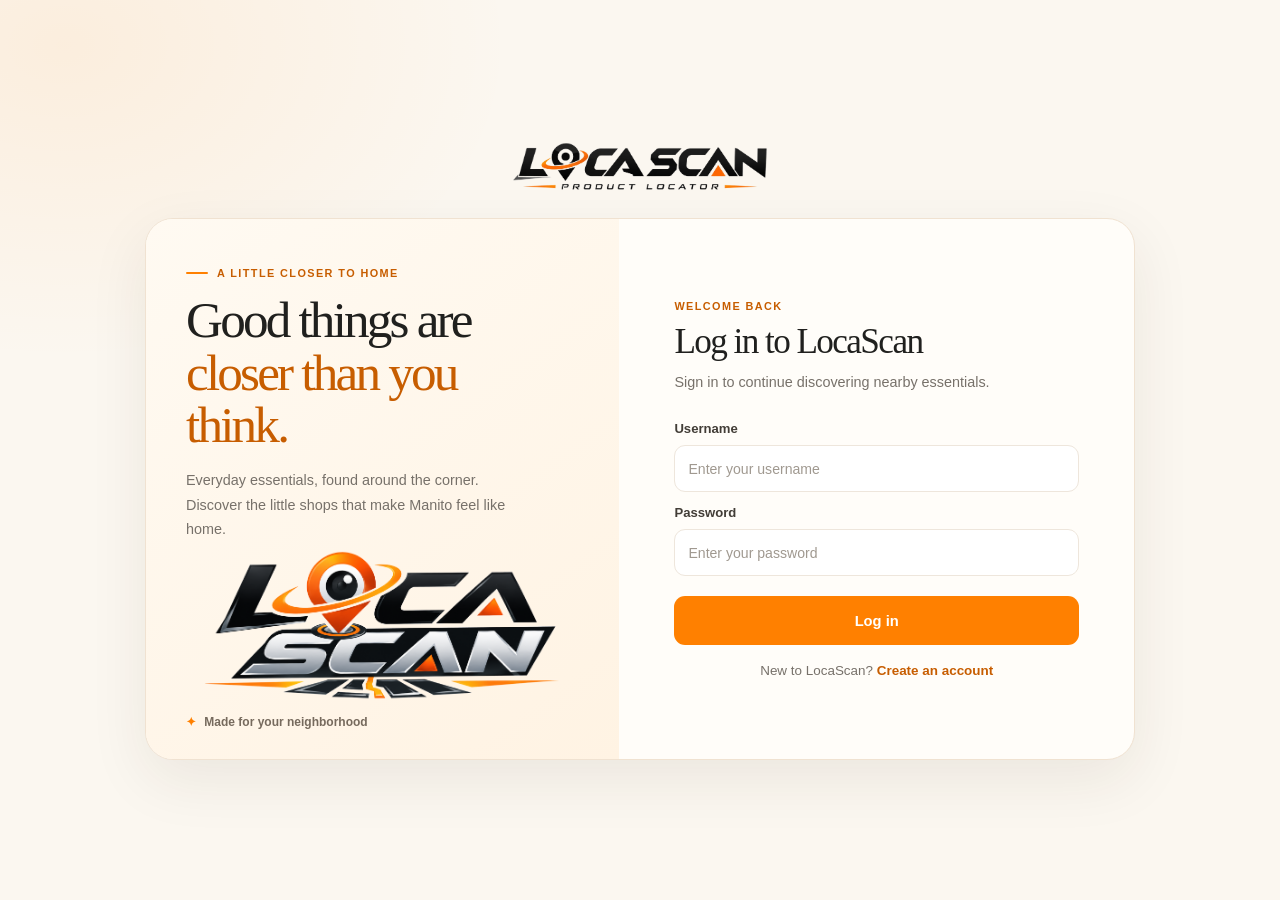
<file: locascan/index.html>
<!DOCTYPE html>
<html lang="en">
<head>
  <meta charset="UTF-8">
  <meta name="viewport" content="width=device-width, initial-scale=1">
  <meta name="theme-color" content="#fffaf4">
  <meta name="description" content="Find nearby food, drinks, and medicines in Manito, Albay with LocaScan.">
  <title>LocaScan — Manito Product Locator</title>
  <link rel="stylesheet" href="style.css">
  <link rel="stylesheet" href="chat-widget.css">
  <script src="auth.js" defer></script>
  <script src="chat-widget.js" defer></script>
</head>
<body>
  <main class="app">
    <header class="topbar">
      <div class="brand">
        <img class="brand-logo" src="locascan-logo.png" alt="LocaScan Product Locator">
        <p><span class="location-dot" aria-hidden="true"></span> Manito, Albay</p>
      </div>
      <div class="header-actions">
        <button class="logout-button" id="logout-button" type="button" aria-label="Log out" title="Log out">
          <svg viewBox="0 0 24 24" fill="none" aria-hidden="true">
            <path d="M10 4H5.8A1.8 1.8 0 0 0 4 5.8v12.4A1.8 1.8 0 0 0 5.8 20H10" stroke="currentColor" stroke-width="1.8" stroke-linecap="round"/>
            <path d="M13 16l4-4-4-4M17 12H9" stroke="currentColor" stroke-width="1.8" stroke-linecap="round" stroke-linejoin="round"/>
          </svg>
        </button>
      </div>
    </header>

    <section class="welcome" aria-labelledby="welcome-title">
      <div class="welcome-copy">
        <p class="eyebrow"><span class="eyebrow-line" aria-hidden="true"></span> YOUR LOCASCAN, MADE EASIER</p>
        <h1 id="welcome-title">Good things are <span>closer than you think.</span></h1>
        <p class="welcome-description">Find everyday essentials from the shops around you. A little more time for what matters.</p>
        <a class="welcome-link" href="#nearby-title">Explore nearby <span aria-hidden="true">↓</span></a>
      </div>
      <img class="welcome-art" src="locascan-hero-cutout.png" alt="" aria-hidden="true">
    </section>

    <section class="search-row" aria-label="Search nearby products">
      <label class="search-box">
        <svg width="30" height="30" viewBox="0 0 24 24" fill="none" aria-hidden="true">
          <circle cx="10.8" cy="10.8" r="7.3" stroke="currentColor" stroke-width="1.8"/>
          <path d="m16.2 16.2 5 5" stroke="currentColor" stroke-width="1.8" stroke-linecap="round"/>
        </svg>
        <span class="sr-only">Search food, drinks, and medicines</span>
        <input id="search" type="search" placeholder="Search food, drinks, medicines..." autocomplete="off">
      </label>
      <button class="icon-button" id="qr-button" type="button" aria-label="Scan QR code" title="Scan QR code">
        <svg width="32" height="32" viewBox="0 0 32 32" fill="none" aria-hidden="true">
          <path d="M4 4h9v9H4zM19 4h9v9h-9zM4 19h9v9H4z" stroke="currentColor" stroke-width="2.7"/>
          <path d="M7 7h3v3H7zM22 7h3v3h-3zM7 22h3v3H7zM19 19h3v3h-3zM25 19h3v3h-3zM19 25h3v3h-3zM25 25h3v3h-3z" fill="currentColor"/>
        </svg>
      </button>
    </section>

    <div class="content-grid">
      <section class="radius-panel" aria-labelledby="radius-title">
        <h2 class="radius-heading" id="radius-title">
          <span>Distance Radius Tracker</span>
          <output id="radius-value" for="radius-options">2 km</output>
        </h2>
        <p class="radius-copy" id="radius-copy">Showing stores within 2 km in Manito</p>
        <div class="radius-options" id="radius-options" role="group" aria-label="Choose search distance">
          <button class="radius-option" type="button" data-radius="1" aria-pressed="false">1 km</button>
          <button class="radius-option" type="button" data-radius="2" aria-pressed="true">2 km</button>
          <button class="radius-option" type="button" data-radius="5" aria-pressed="false">5 km</button>
          <button class="radius-option" type="button" data-radius="10" aria-pressed="false">10 km</button>
        </div>
      </section>

      <section aria-labelledby="nearby-title">
        <h2 class="section-heading" id="nearby-title">Nearby Available Essentials</h2>
        <div class="store-list" id="store-list" aria-live="polite"></div>
        <p class="empty-state" id="empty-state" hidden>No nearby products match your search. Try another product or distance.</p>
      </section>
    </div>
  </main>

  <section class="chat-widget" aria-label="LocaScan chat">
    <div class="chat-widget-panel" id="chat-widget-panel" hidden>
      <header class="chat-widget-heading">
        <span class="widget-status-dot" aria-hidden="true"></span>
        <span>Ask LocaScan</span>
        <button class="chat-widget-close" id="chat-widget-close" type="button" aria-label="Close chat">
          <svg viewBox="0 0 24 24" fill="none" aria-hidden="true">
            <path d="m6 6 12 12M18 6 6 18" stroke="currentColor" stroke-width="1.8" stroke-linecap="round"/>
          </svg>
        </button>
      </header>
      <iframe id="chat-widget-frame" title="LocaScan chat assistant" loading="lazy"></iframe>
    </div>
    <button class="chat-widget-launcher" id="chat-widget-launcher" type="button" aria-label="Open Ask LocaScan chat" aria-expanded="false" aria-controls="chat-widget-panel" title="Drag to move · Click to chat">
      <svg class="launcher-chat-icon" viewBox="0 0 24 24" fill="none" aria-hidden="true">
        <path d="M20 11.5a7.5 7.5 0 0 1-7.5 7.5H6l-3 2v-5.5A7.5 7.5 0 1 1 20 11.5Z" stroke="currentColor" stroke-width="1.7" stroke-linejoin="round"/>
        <path d="M8 11.5h.01M12 11.5h.01M16 11.5h.01" stroke="currentColor" stroke-width="2.5" stroke-linecap="round"/>
      </svg>
      <svg class="launcher-close-icon" viewBox="0 0 24 24" fill="none" aria-hidden="true">
        <path d="m6 6 12 12M18 6 6 18" stroke="currentColor" stroke-width="1.8" stroke-linecap="round"/>
      </svg>
      <span class="sr-only">Ask LocaScan</span>
    </button>
  </section>

  <script>
    const stores = [
      {
        name: "Manito Central Pharmacy",
        category: "Medicines",
        product: "Paracetamol 500mg",
        distance: 0.3,
        address: "Poblacion, Manito, Albay",
        query: "Manito Central Pharmacy, Poblacion, Manito, Albay"
      },
      {
        name: "Albay Mart - Manito Branch",
        category: "Drinks",
        product: "Bottled Mineral Water 1L",
        distance: 0.8,
        address: "Poblacion, Manito, Albay",
        query: "Albay Mart Manito Branch, Manito, Albay"
      },
      {
        name: "Aling Nena Grocery",
        category: "Foods",
        product: "Rice, canned goods, and snacks",
        distance: 1.2,
        address: "Poblacion, Manito, Albay",
        query: "Aling Nena Grocery, Manito, Albay"
      },
      {
        name: "Manito Community Pharmacy",
        category: "Medicines",
        product: "First-aid and essential medicines",
        distance: 2.6,
        address: "Manito, Albay",
        query: "Pharmacy, Manito, Albay"
      },
      {
        name: "Bicol Fresh Market",
        category: "Foods",
        product: "Fresh fruits and vegetables",
        distance: 4.4,
        address: "Manito, Albay",
        query: "Market, Manito, Albay"
      },
      {
        name: "Manito Refreshment Store",
        category: "Drinks",
        product: "Juice and bottled drinks",
        distance: 7.5,
        address: "Manito, Albay",
        query: "Store, Manito, Albay"
      }
    ];

    const storeList = document.querySelector("#store-list");
    const searchInput = document.querySelector("#search");
    const emptyState = document.querySelector("#empty-state");
    const radiusValue = document.querySelector("#radius-value");
    const radiusCopy = document.querySelector("#radius-copy");
    let selectedRadius = 2;

    const mapIcon = `
      <svg width="24" height="24" viewBox="0 0 24 24" fill="none" aria-hidden="true">
        <path d="m3 6 6-3 6 3 6-3v15l-6 3-6-3-6 3V6Z" stroke="currentColor" stroke-width="1.8" stroke-linejoin="round"/>
        <path d="M9 3v15M15 6v15" stroke="currentColor" stroke-width="1.8"/>
      </svg>`;

    function renderStores() {
      const term = searchInput.value.trim().toLocaleLowerCase();
      const visibleStores = stores.filter((store) => {
        const matchesRadius = store.distance <= selectedRadius;
        const searchableText = `${store.name} ${store.category} ${store.product} ${store.address}`.toLocaleLowerCase();
        return matchesRadius && searchableText.includes(term);
      });

      storeList.innerHTML = visibleStores.map((store) => {
        const mapUrl = `https://www.google.com/maps/dir/?api=1&destination=${encodeURIComponent(store.query)}&travelmode=driving&dir_action=navigate`;
        return `
          <article class="store-card">
            <div class="store-topline">
              <h3 class="store-name">${store.name}</h3>
              <span class="category">${store.category}</span>
            </div>
            <p class="product"><span aria-hidden="true">📦</span> ${store.product}</p>
            <p class="location"><span aria-hidden="true">📍</span> ${store.address}</p>
            <div class="card-footer">
              <span class="distance"><span aria-hidden="true">🏃</span> ${store.distance.toFixed(1)} km away</span>
              <a class="map-button" href="${mapUrl}" target="_blank" rel="noopener noreferrer">${mapIcon} View Map</a>
            </div>
          </article>`;
      }).join("");

      emptyState.hidden = visibleStores.length > 0;
    }

    document.querySelectorAll(".radius-option").forEach((button) => {
      button.addEventListener("click", () => {
        selectedRadius = Number(button.dataset.radius);
        document.querySelectorAll(".radius-option").forEach((option) => {
          option.setAttribute("aria-pressed", String(option === button));
        });
        radiusValue.value = `${selectedRadius} km`;
        radiusCopy.textContent = `Showing stores within ${selectedRadius} km in Manito`;
        renderStores();
      });
    });

    searchInput.addEventListener("input", renderStores);
    document.querySelector("#qr-button").addEventListener("click", () => {
      window.alert("QR code scanning is not available in this demo.");
    });

    renderStores();
  </script>
</body>
</html>
</file>
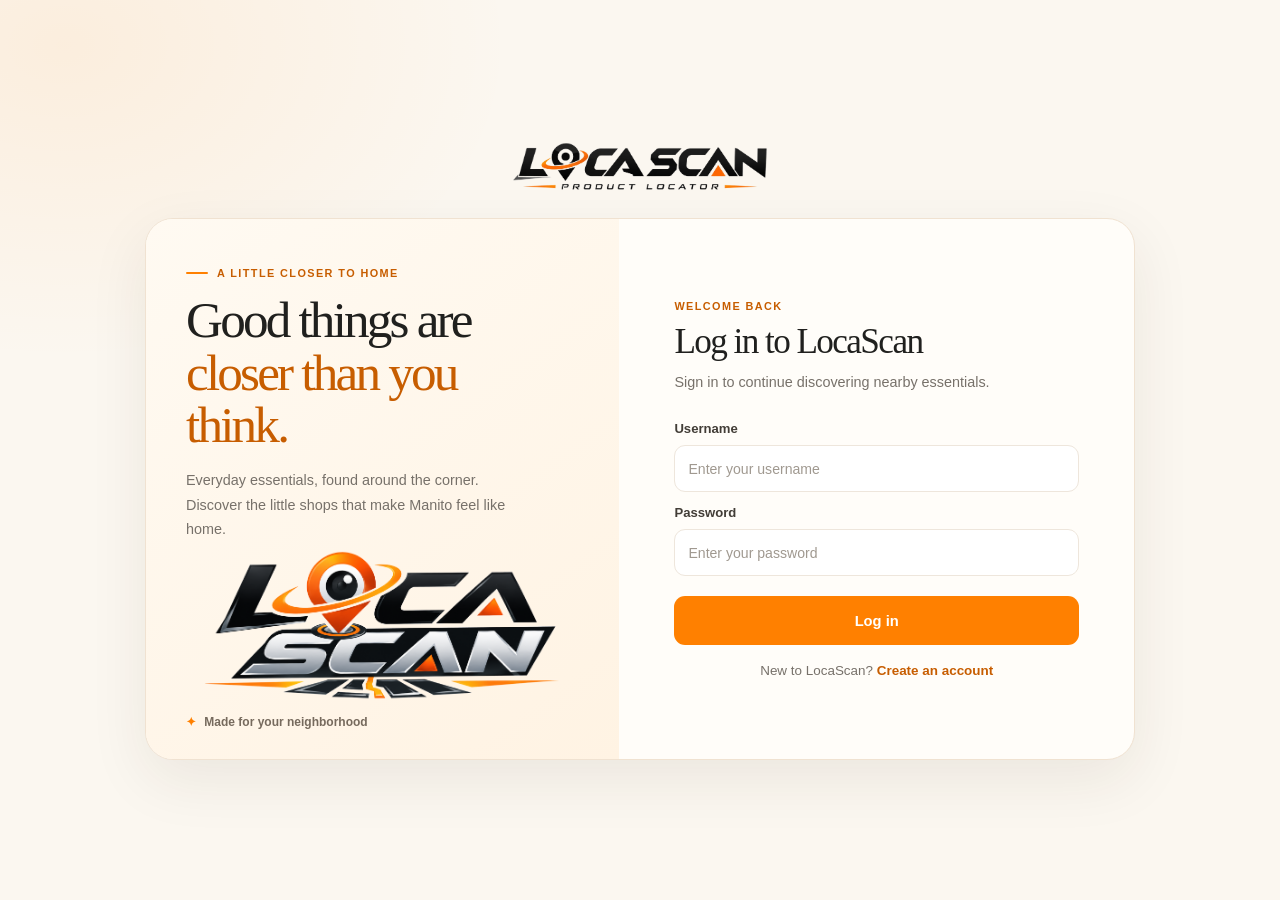
<file: locascan/auth.html>
<!DOCTYPE html>
<html lang="en">
<head>
  <meta charset="UTF-8">
  <meta name="viewport" content="width=device-width, initial-scale=1">
  <meta name="theme-color" content="#fffaf4">
  <meta name="description" content="Log in or register for LocaScan.">
  <title>Log in or Register — LocaScan</title>
  <link rel="stylesheet" href="auth.css">
  <script src="auth.js" defer></script>
</head>
<body>
  <main class="auth-page">
    <a class="brand-link" href="index.html" aria-label="LocaScan home">
      <img class="auth-logo" src="locascan-logo.png" alt="LocaScan Product Locator">
    </a>

    <div class="auth-layout">
      <aside class="auth-welcome">
        <p class="eyebrow"><span class="eyebrow-line" aria-hidden="true"></span> A LITTLE CLOSER TO HOME</p>
        <h2>Good things are <span>closer than you think.</span></h2>
        <p class="auth-welcome-copy">Everyday essentials, found around the corner. Discover the little shops that make Manito feel like home.</p>
        <div class="auth-art">
          <img class="auth-art-logo" src="locascan-brand-cutout.png" alt="LocaScan logo">
        </div>
        <p class="auth-note"><span aria-hidden="true">✦</span> Made for your neighborhood</p>
      </aside>

      <div class="auth-card">
        <section class="auth-panel register-panel" id="register" aria-labelledby="register-title">
          <p class="eyebrow">JOIN LOCASCAN</p>
          <h1 id="register-title">Create your account</h1>
          <p class="intro">Create an account to find everyday essentials around Manito.</p>

          <form id="register-form">
            <div class="fields">
              <label for="register-first-name">First name</label>
              <input id="register-first-name" name="firstName" type="text" placeholder="First name" autocomplete="given-name" required>

              <label for="register-middle-name">Middle name</label>
              <input id="register-middle-name" name="middleName" type="text" placeholder="Middle name" autocomplete="additional-name" required>

              <label for="register-last-name">Last name</label>
              <input id="register-last-name" name="lastName" type="text" placeholder="Last name" autocomplete="family-name" required>

              <label for="register-username">Username</label>
              <input id="register-username" name="username" type="text" placeholder="Choose a username" autocomplete="username" minlength="3" maxlength="24" pattern="[A-Za-z0-9._-]+" title="Use 3-24 letters, numbers, periods, underscores, or hyphens." required>

              <label for="register-password">Password</label>
              <input id="register-password" name="password" type="password" placeholder="Create a password" autocomplete="new-password" minlength="8" required>
            </div>
            <p class="form-message" id="register-message" role="alert" aria-live="polite"></p>
            <button class="primary-button" type="submit">Register</button>
          </form>
          <p class="switch-copy">Already registered? <a href="#login">Log in</a></p>
        </section>

        <section class="auth-panel login-panel" id="login" aria-labelledby="login-title">
          <p class="eyebrow">WELCOME BACK</p>
          <h1 id="login-title">Log in to LocaScan</h1>
          <p class="intro">Sign in to continue discovering nearby essentials.</p>

          <form id="login-form">
            <div class="fields">
              <label for="login-username">Username</label>
              <input id="login-username" name="username" type="text" placeholder="Enter your username" autocomplete="username" required>

              <label for="login-password">Password</label>
              <input id="login-password" name="password" type="password" placeholder="Enter your password" autocomplete="current-password" required>
            </div>
            <p class="form-message success-message" id="login-success" role="status" aria-live="polite"></p>
            <p class="form-message" id="login-message" role="alert" aria-live="polite"></p>
            <button class="primary-button" type="submit">Log in</button>
          </form>
          <p class="switch-copy">New to LocaScan? <a href="#register">Create an account</a></p>
        </section>
      </div>
    </div>
  </main>
</body>
</html>
</file>
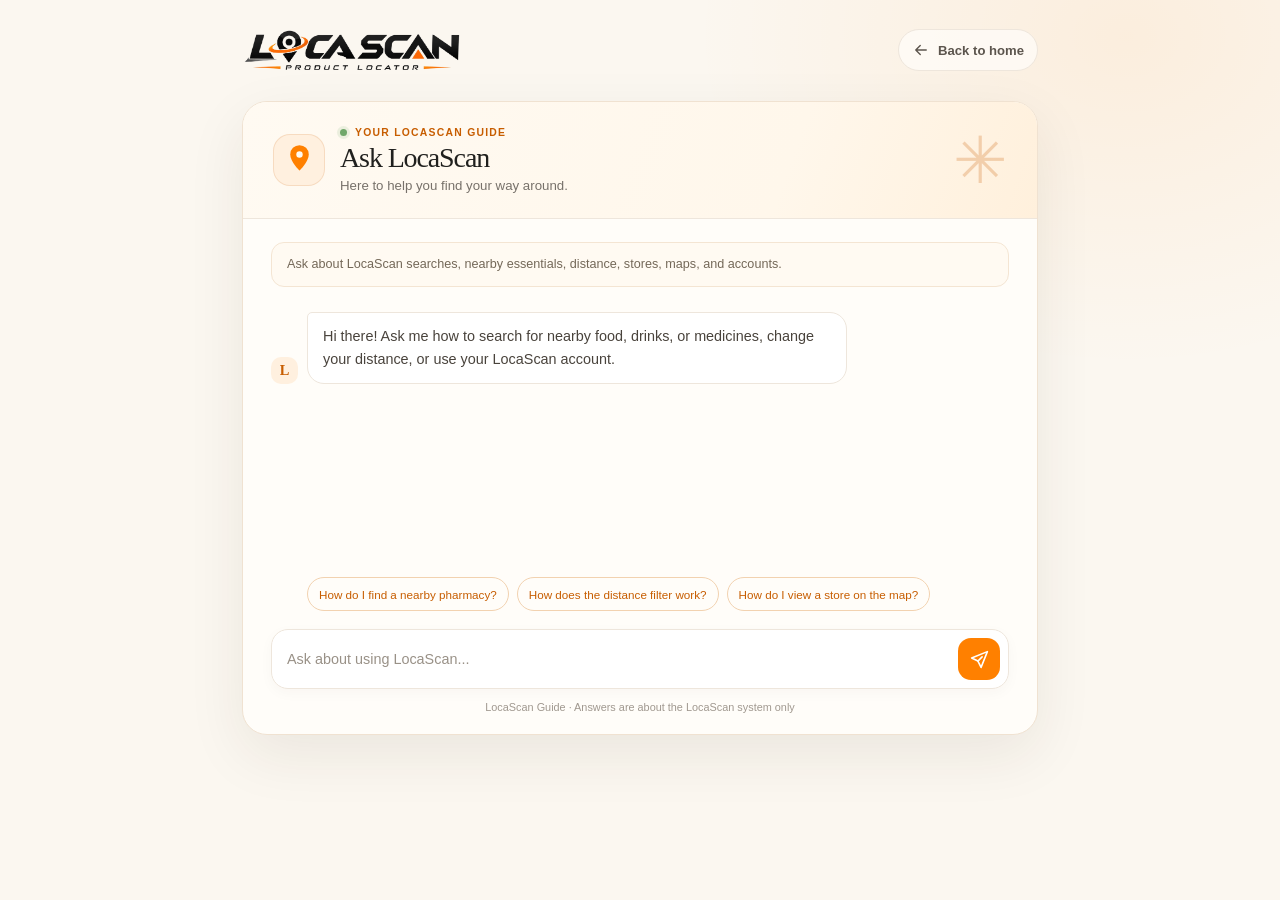
<file: locascan/chat.html>
<!DOCTYPE html>
<html lang="en">
<head>
  <meta charset="UTF-8">
  <meta name="viewport" content="width=device-width, initial-scale=1">
  <meta name="theme-color" content="#fbf7f0">
  <meta name="description" content="Ask LocaScan about finding nearby essentials in Manito.">
  <title>Ask LocaScan — Manito Product Locator</title>
  <link rel="stylesheet" href="chat.css">
  <script src="auth.js" defer></script>
  <script src="chat.js" defer></script>
</head>
<body>
  <main class="chat-page">
    <header class="chat-topbar">
      <a class="brand-link" href="index.html" aria-label="Back to LocaScan home">
        <img src="locascan-logo.png" alt="LocaScan Product Locator">
      </a>
      <a class="back-link" href="index.html">
        <svg viewBox="0 0 24 24" fill="none" aria-hidden="true">
          <path d="M19 12H5m0 0 6-6m-6 6 6 6" stroke="currentColor" stroke-width="1.8" stroke-linecap="round" stroke-linejoin="round"/>
        </svg>
        Back to home
      </a>
    </header>

    <section class="chat-shell" aria-labelledby="chat-title">
      <header class="chat-heading">
        <div class="assistant-avatar" aria-hidden="true">
          <svg viewBox="0 0 32 32" fill="none">
            <path d="M16 29s11-10.3 11-19A11 11 0 1 0 5 10c0 8.7 11 19 11 19Z" fill="currentColor"/>
            <circle cx="16" cy="10" r="3.8" fill="#fffaf4"/>
          </svg>
        </div>
        <div class="chat-title-copy">
          <p class="eyebrow"><span class="status-dot" aria-hidden="true"></span> YOUR LOCASCAN GUIDE</p>
          <h1 id="chat-title">Ask LocaScan</h1>
          <p class="chat-subtitle">Here to help you find your way around.</p>
        </div>
        <span class="chat-mark" aria-hidden="true">✳</span>
      </header>

      <div class="chat-notice">
        Ask about LocaScan searches, nearby essentials, distance, stores, maps, and accounts.
      </div>

      <div class="conversation" id="conversation" role="log" aria-live="polite" aria-relevant="additions text">
        <article class="message assistant-message">
          <span class="message-avatar" aria-hidden="true">L</span>
          <p class="message-bubble">Hi there! Ask me how to search for nearby food, drinks, or medicines, change your distance, or use your LocaScan account.</p>
        </article>
      </div>

      <div class="suggestions" aria-label="Suggested questions">
        <button class="suggestion" type="button">How do I find a nearby pharmacy?</button>
        <button class="suggestion" type="button">How does the distance filter work?</button>
        <button class="suggestion" type="button">How do I view a store on the map?</button>
      </div>

      <form class="composer" id="chat-form">
        <label class="sr-only" for="chat-input">Ask a question about LocaScan</label>
        <textarea id="chat-input" name="question" rows="1" maxlength="800" placeholder="Ask about using LocaScan..." required></textarea>
        <button class="send-button" id="send-button" type="submit" aria-label="Send message">
          <svg viewBox="0 0 24 24" fill="none" aria-hidden="true">
            <path d="m21 3-7.2 18-3.6-7.2L3 10.2 21 3Z" stroke="currentColor" stroke-width="1.8" stroke-linejoin="round"/>
            <path d="M10.2 13.8 15 9" stroke="currentColor" stroke-width="1.8" stroke-linecap="round"/>
          </svg>
        </button>
      </form>
      <p class="chat-status" id="chat-status" role="status" aria-live="polite"></p>
      <p class="chat-footnote">LocaScan Guide · Answers are about the LocaScan system only</p>
    </section>
  </main>
</body>
</html>
</file>
<file: locascan/style.css>
:root {
  color-scheme: light;
  --page: #fbf7f0;
  --paper: #fffdf9;
  --orange: #ff8000;
  --orange-dark: #c75d00;
  --orange-soft: #fff0df;
  --orange-border: #f2d2b0;
  --ink: #20201e;
  --muted: #77716a;
  --line: #eee6dc;
  --shadow: 0 14px 38px rgb(49 37 25 / 6%);
}

* { box-sizing: border-box; }

html { scroll-behavior: smooth; }

body {
  margin: 0;
  background:
    radial-gradient(ellipse at 93% 3%, rgb(255 128 0 / 8%), transparent 27rem),
    var(--page);
  color: var(--ink);
  font-family: "Avenir Next", Avenir, "Segoe UI", sans-serif;
  -webkit-font-smoothing: antialiased;
}

button, input { font: inherit; }
button { color: inherit; }

.app {
  width: min(100%, 1100px);
  margin: 0 auto;
  padding: 28px 34px 76px;
}

.topbar {
  display: flex;
  align-items: center;
  justify-content: space-between;
  gap: 18px;
  margin-bottom: 34px;
}

.brand-logo {
  display: block;
  width: min(100%, 250px);
  height: auto;
  margin: 0 0 8px;
}

.brand p {
  display: flex;
  align-items: center;
  gap: 8px;
  margin: 0;
  color: var(--muted);
  font-size: .84rem;
  letter-spacing: .02em;
}

.location-dot {
  width: 7px;
  height: 7px;
  border-radius: 50%;
  background: var(--orange);
  box-shadow: 0 0 0 4px rgb(255 128 0 / 12%);
}

.header-actions { display: flex; align-items: center; }

button, .map-button, .welcome-link {
  transition: transform .2s ease, background-color .2s ease, box-shadow .25s ease, border-color .25s ease, color .2s ease;
}

button:hover, .map-button:hover, .welcome-link:hover {
  transform: translateY(-2px);
}

button:active, .map-button:active, .welcome-link:active { transform: scale(.98); }

button:focus-visible, .map-button:focus-visible, .welcome-link:focus-visible {
  outline: 3px solid rgb(255 128 0 / 45%);
  outline-offset: 3px;
}

.logout-button {
  display: grid;
  width: 46px;
  height: 46px;
  padding: 0;
  place-items: center;
  border: 1px solid var(--line);
  border-radius: 50%;
  background: var(--paper);
  color: var(--ink);
  cursor: pointer;
}

.logout-button:hover {
  border-color: var(--orange-border);
  background: var(--orange-soft);
  color: var(--orange-dark);
}

.logout-button svg { width: 21px; height: 21px; }

.welcome {
  position: relative;
  display: grid;
  min-height: 280px;
  grid-template-columns: 1.2fr .8fr;
  align-items: center;
  overflow: hidden;
  margin-bottom: 24px;
  padding: 39px 48px;
  border: 1px solid #f0e2d1;
  border-radius: 28px;
  background: linear-gradient(110deg, #fffaf2 0%, #fff7eb 64%, #fff0dc 100%);
}

.welcome-copy { position: relative; z-index: 1; max-width: 500px; }

.eyebrow {
  display: flex;
  align-items: center;
  gap: 9px;
  margin: 0 0 15px;
  color: var(--orange-dark);
  font-size: .68rem;
  font-weight: 750;
  letter-spacing: .13em;
}

.eyebrow-line {
  width: 22px;
  height: 2px;
  border-radius: 2px;
  background: var(--orange);
}

.welcome h1 {
  max-width: 500px;
  margin: 0;
  font-family: Georgia, "Times New Roman", serif;
  font-size: clamp(2.45rem, 5vw, 3.65rem);
  font-weight: 400;
  letter-spacing: -.055em;
  line-height: 1.02;
}

.welcome h1 span { color: var(--orange-dark); }

.welcome-description {
  max-width: 430px;
  margin: 16px 0 20px;
  color: var(--muted);
  font-size: .94rem;
  line-height: 1.7;
}

.welcome-link {
  display: inline-flex;
  align-items: center;
  gap: 9px;
  color: var(--ink);
  font-size: .87rem;
  font-weight: 700;
  text-decoration: none;
}

.welcome-link span {
  display: grid;
  width: 24px;
  height: 24px;
  place-items: center;
  border-radius: 50%;
  background: var(--orange);
  color: white;
}

.welcome-art {
  position: absolute;
  top: 50%;
  right: 2%;
  width: min(40%, 410px);
  max-height: calc(100% - 20px);
  object-fit: contain;
  transform: translateY(-50%);
}

.search-row {
  display: grid;
  grid-template-columns: minmax(0, 1fr) 54px;
  gap: 10px;
  margin-bottom: 35px;
}

.search-box {
  display: flex;
  min-width: 0;
  align-items: center;
  gap: 13px;
  padding: 0 16px;
  border: 1px solid var(--line);
  border-radius: 15px;
  background: var(--paper);
  box-shadow: 0 4px 16px rgb(49 37 25 / 3%);
  transition: border-color .2s ease, box-shadow .2s ease;
}

.search-box svg { flex: 0 0 auto; color: var(--orange-dark); }

.search-box input {
  width: 100%;
  min-width: 0;
  padding: 16px 0;
  border: 0;
  outline: 0;
  background: transparent;
  color: var(--ink);
  font-size: .92rem;
}

.search-box input::placeholder { color: #979087; opacity: 1; }
.search-box:focus-within { border-color: var(--orange); box-shadow: 0 0 0 3px rgb(255 128 0 / 12%); }

.icon-button {
  display: grid;
  width: 54px;
  height: 54px;
  padding: 0;
  place-items: center;
  border: 1px solid var(--orange-border);
  border-radius: 15px;
  background: var(--orange);
  color: white;
  cursor: pointer;
}

.icon-button:hover { background: var(--orange-dark); }
.icon-button svg { width: 25px; height: 25px; }

.content-grid {
  display: grid;
  grid-template-columns: minmax(240px, .72fr) minmax(0, 1.55fr);
  align-items: start;
  gap: 28px;
}

.radius-panel {
  position: sticky;
  top: 20px;
  margin: 0;
  padding: 23px;
  border: 1px solid var(--line);
  border-radius: 20px;
  background: var(--paper);
  box-shadow: var(--shadow);
}

.radius-heading {
  display: flex;
  align-items: baseline;
  justify-content: space-between;
  gap: 10px;
  margin: 0 0 7px;
  color: var(--ink);
  font-size: .97rem;
  font-weight: 700;
}

.radius-heading output { color: var(--orange-dark); white-space: nowrap; }

.radius-copy {
  margin: 0 0 17px;
  color: var(--muted);
  font-size: .84rem;
  line-height: 1.5;
}

.radius-options {
  display: grid;
  grid-template-columns: repeat(2, minmax(0, 1fr));
  gap: 8px;
}

.radius-option {
  min-height: 41px;
  padding: 8px;
  border: 1px solid var(--line);
  border-radius: 11px;
  background: transparent;
  color: #514b44;
  font-size: .83rem;
  font-weight: 650;
  cursor: pointer;
}

.radius-option:hover { border-color: var(--orange-border); background: #fff8ef; }

.radius-option[aria-pressed="true"] {
  border-color: var(--orange);
  background: var(--orange);
  color: white;
}

.section-heading {
  margin: 0 0 15px;
  color: var(--ink);
  font-family: Georgia, "Times New Roman", serif;
  font-size: clamp(1.4rem, 3vw, 1.8rem);
  font-weight: 400;
  letter-spacing: -.035em;
}

.store-list { display: grid; gap: 11px; }

.store-card {
  padding: 18px 20px;
  border: 1px solid var(--line);
  border-radius: 17px;
  background: var(--paper);
  box-shadow: 0 5px 18px rgb(49 37 25 / 3%);
  transition: transform .22s ease, box-shadow .22s ease, border-color .22s ease;
  animation: card-enter .4s ease both;
}

.store-card:hover {
  transform: translateY(-2px);
  border-color: var(--orange-border);
  box-shadow: 0 12px 26px rgb(49 37 25 / 7%);
}

.store-card:nth-child(2) { animation-delay: 55ms; }
.store-card:nth-child(3) { animation-delay: 110ms; }
.store-card:nth-child(4) { animation-delay: 165ms; }

.store-topline {
  display: flex;
  align-items: flex-start;
  justify-content: space-between;
  gap: 12px;
  margin-bottom: 9px;
}

.store-name {
  margin: 2px 0 0;
  color: var(--ink);
  font-size: 1rem;
  font-weight: 700;
  line-height: 1.35;
}

.category {
  flex: 0 0 auto;
  padding: 6px 10px;
  border-radius: 999px;
  background: var(--orange-soft);
  color: var(--orange-dark);
  font-size: .72rem;
  font-weight: 700;
}

.product {
  margin: 0 0 5px;
  color: #36322d;
  font-size: .91rem;
  font-weight: 650;
  line-height: 1.45;
}

.location {
  margin: 0;
  color: var(--muted);
  font-size: .83rem;
  line-height: 1.4;
}

.card-footer {
  display: flex;
  align-items: center;
  justify-content: space-between;
  gap: 12px;
  margin-top: 13px;
  padding-top: 12px;
  border-top: 1px solid #f1ebe4;
}

.distance { color: var(--orange-dark); font-size: .81rem; font-weight: 700; white-space: nowrap; }

.map-button {
  display: inline-flex;
  min-height: 38px;
  align-items: center;
  justify-content: center;
  gap: 7px;
  padding: 7px 11px;
  border: 1px solid var(--line);
  border-radius: 10px;
  background: transparent;
  color: #524b43;
  font-size: .8rem;
  font-weight: 700;
  text-decoration: none;
  white-space: nowrap;
}

.map-button:hover { border-color: var(--orange-border); background: var(--orange-soft); color: var(--orange-dark); }
.map-button svg { width: 19px; height: 19px; flex: 0 0 auto; }

.empty-state {
  padding: 26px 18px;
  border: 1px dashed var(--orange-border);
  border-radius: 16px;
  color: var(--muted);
  font-size: .9rem;
  text-align: center;
}

.sr-only {
  position: absolute;
  width: 1px;
  height: 1px;
  padding: 0;
  overflow: hidden;
  clip: rect(0, 0, 0, 0);
  white-space: nowrap;
  clip-path: inset(50%);
}

@keyframes card-enter {
  from { opacity: 0; transform: translateY(7px); }
  to { opacity: 1; transform: translateY(0); }
}

@media (max-width: 760px) {
  .app { padding: 25px 22px 56px; }
  .welcome { min-height: 265px; padding: 34px; }
  .welcome-art { right: -2%; width: 40%; opacity: .82; }
  .welcome-copy { max-width: 65%; }
  .content-grid { gap: 24px; }
  .radius-panel { position: static; }
  .radius-options { grid-template-columns: repeat(4, minmax(0, 1fr)); }
}

@media (max-width: 520px) {
  .app { padding: 20px 16px 42px; }
  .topbar { margin-bottom: 24px; }
  .brand-logo { width: min(100%, 205px); }
  .brand p { font-size: .78rem; }
  .logout-button { width: 40px; height: 40px; }
  .welcome { min-height: 275px; grid-template-columns: 1fr; padding: 26px 23px; border-radius: 22px; }
  .welcome-copy { max-width: 100%; }
  .welcome h1 { max-width: 330px; font-size: clamp(2.35rem, 10vw, 3.1rem); }
  .welcome-description { max-width: 310px; font-size: .88rem; }
  .welcome-art { top: auto; right: -42px; bottom: -50px; width: 245px; max-height: none; opacity: .18; transform: none; }
  .search-row { grid-template-columns: minmax(0, 1fr) 50px; margin-bottom: 28px; }
  .icon-button { width: 50px; height: 50px; }
  .search-box { gap: 10px; padding-inline: 12px; }
  .search-box svg { width: 23px; height: 23px; }
  .search-box input { padding: 14px 0; font-size: .86rem; }
  .radius-panel { padding: 18px 15px; }
  .radius-options { gap: 6px; }
  .radius-option { font-size: .78rem; }
  .store-card { padding: 16px 15px; }
  .store-name { font-size: .94rem; }
  .category { padding: 6px 8px; font-size: .68rem; }
  .distance { font-size: .74rem; }
  .map-button { gap: 5px; padding-inline: 8px; font-size: .75rem; }
}

@media (max-width: 620px) {
  .content-grid { grid-template-columns: 1fr; }
}

@media (prefers-reduced-motion: reduce) {
  *, *::before, *::after {
    scroll-behavior: auto !important;
    animation-duration: .01ms !important;
    animation-iteration-count: 1 !important;
    transition-duration: .01ms !important;
  }
}
</file>
<file: locascan/chat-widget.css>
.chat-widget {
  --widget-orange: #ff8000;
  --widget-orange-dark: #c75d00;
  --widget-paper: #fffdf9;
  --widget-line: #eee6dc;
  --widget-left: max(22px, calc((100vw - 1100px) / 2 + 34px));
}

.chat-widget-panel {
  position: fixed;
  z-index: 1001;
  bottom: 88px;
  left: var(--widget-left);
  display: flex;
  width: min(320px, 30vw);
  height: min(360px, calc(100dvh - 280px));
  min-height: 180px;
  flex-direction: column;
  overflow: hidden;
  border: 1px solid #f0e2d1;
  border-radius: 19px;
  background: var(--widget-paper);
  box-shadow: 0 18px 48px rgb(49 37 25 / 16%);
  animation: widget-enter .2s ease both;
}

.chat-widget-panel[hidden] { display: none; }

.chat-widget-heading {
  display: flex;
  min-height: 45px;
  flex: 0 0 auto;
  align-items: center;
  gap: 9px;
  padding: 0 12px;
  border-bottom: 1px solid var(--widget-line);
  background: linear-gradient(110deg, #fffaf2, #fff4e5);
  color: #3d362f;
  font-size: .82rem;
  font-weight: 700;
}

.widget-status-dot {
  width: 8px;
  height: 8px;
  border-radius: 50%;
  background: #70a76a;
  box-shadow: 0 0 0 3px rgb(112 167 106 / 14%);
}

.chat-widget-close {
  display: grid;
  width: 30px;
  height: 30px;
  margin-left: auto;
  padding: 0;
  place-items: center;
  border: 1px solid transparent;
  border-radius: 9px;
  background: transparent;
  color: #6e655d;
  cursor: pointer;
}

.chat-widget-close:hover { border-color: var(--widget-line); background: white; }
.chat-widget-close svg { width: 17px; height: 17px; }

.chat-widget-panel iframe {
  display: block;
  width: 100%;
  min-height: 0;
  flex: 1 1 auto;
  border: 0;
  background: var(--widget-paper);
}

.chat-widget-launcher {
  position: fixed;
  z-index: 1002;
  bottom: 20px;
  left: var(--widget-left);
  display: grid;
  width: 54px;
  height: 54px;
  padding: 0;
  place-items: center;
  border: 2px solid white;
  border-radius: 50%;
  background: var(--widget-orange);
  box-shadow: 0 7px 22px rgb(199 93 0 / 30%);
  color: white;
  cursor: grab;
  touch-action: none;
  user-select: none;
  transition: background-color .2s ease, box-shadow .2s ease;
}

.chat-widget-launcher:hover {
  transform: none;
  background: var(--widget-orange-dark);
  box-shadow: 0 9px 26px rgb(199 93 0 / 36%);
}

.chat-widget-launcher:active { transform: none; cursor: grabbing; }
.chat-widget-launcher svg { width: 25px; height: 25px; }
.launcher-close-icon { display: none; }
.chat-widget-launcher[aria-expanded="true"] .launcher-chat-icon { display: none; }
.chat-widget-launcher[aria-expanded="true"] .launcher-close-icon { display: block; }

@keyframes widget-enter {
  from { opacity: 0; transform: translateY(7px) scale(.985); }
  to { opacity: 1; transform: translateY(0) scale(1); }
}

@media (max-width: 560px) {
  .chat-widget {
    --widget-left: 14px;
  }

  .chat-widget-panel {
    bottom: 82px;
    width: calc(100vw - 28px);
    height: min(500px, calc(100dvh - 120px));
    max-height: calc(100dvh - 120px);
  }

  .chat-widget-launcher { right: 18px; bottom: 18px; left: auto; }
}

@media (prefers-reduced-motion: reduce) {
  .chat-widget-panel { animation-duration: .01ms; }
}
</file>
<file: locascan/auth.css>
:root {
  color-scheme: light;
  --page: #fbf7f0;
  --paper: #fffdf9;
  --orange: #ff8000;
  --orange-dark: #c75d00;
  --orange-soft: #fff0df;
  --orange-border: #f2d2b0;
  --ink: #20201e;
  --muted: #77716a;
  --line: #eee6dc;
}

* { box-sizing: border-box; }

body {
  min-height: 100vh;
  margin: 0;
  background:
    radial-gradient(ellipse at 5% 5%, rgb(255 128 0 / 8%), transparent 28rem),
    var(--page);
  color: var(--ink);
  font-family: "Avenir Next", Avenir, "Segoe UI", sans-serif;
  -webkit-font-smoothing: antialiased;
}

button, input { font: inherit; }

.auth-page {
  display: flex;
  min-height: 100vh;
  flex-direction: column;
  align-items: center;
  justify-content: center;
  padding: 34px 26px;
}

.auth-page.register-mode { justify-content: flex-start; }

.brand-link {
  display: inline-flex;
  align-items: center;
  justify-content: center;
  margin-bottom: 25px;
  text-decoration: none;
  transition: transform .25s ease;
}

.brand-link:hover { transform: scale(1.02); }
.auth-logo { display: block; width: min(70vw, 260px); height: auto; }

.auth-layout {
  display: grid;
  width: min(100%, 990px);
  grid-template-columns: minmax(0, .92fr) minmax(390px, 1fr);
  overflow: hidden;
  border: 1px solid #f0e2d1;
  border-radius: 28px;
  background: var(--paper);
  box-shadow: 0 20px 60px rgb(49 37 25 / 8%);
  animation: card-enter .45s ease both;
}

.auth-welcome {
  position: relative;
  display: flex;
  min-height: 540px;
  flex-direction: column;
  overflow: hidden;
  padding: 48px 40px 30px;
  background: linear-gradient(145deg, #fffaf2 0%, #fff3e3 100%);
}

.eyebrow {
  display: flex;
  align-items: center;
  gap: 9px;
  margin: 0 0 15px;
  color: var(--orange-dark);
  font-size: .68rem;
  font-weight: 750;
  letter-spacing: .13em;
}

.eyebrow-line {
  width: 22px;
  height: 2px;
  border-radius: 2px;
  background: var(--orange);
}

.auth-welcome h2 {
  position: relative;
  z-index: 1;
  max-width: 380px;
  margin: 0;
  font-family: Georgia, "Times New Roman", serif;
  font-size: clamp(2.5rem, 4vw, 3.4rem);
  font-weight: 400;
  letter-spacing: -.055em;
  line-height: 1.03;
}

.auth-welcome h2 span { color: var(--orange-dark); }

.auth-welcome-copy {
  position: relative;
  z-index: 1;
  max-width: 340px;
  margin: 16px 0 0;
  color: var(--muted);
  font-size: .9rem;
  line-height: 1.7;
}

.auth-art {
  display: grid;
  width: 100%;
  margin: auto 0 4px;
  place-items: center;
}

.auth-art-logo {
  display: block;
  width: min(100%, 360px);
  height: auto;
}

.auth-note {
  position: relative;
  z-index: 1;
  margin: auto 0 0;
  color: #766a5d;
  font-size: .75rem;
  font-weight: 600;
}

.auth-note span { margin-right: 5px; color: var(--orange); }

.auth-card {
  align-self: center;
  padding: 44px clamp(30px, 5vw, 55px);
  background: var(--paper);
}

.auth-panel { display: none; }
.auth-panel.is-active { display: block; animation: panel-enter .28s ease both; }

.auth-card .eyebrow { margin-bottom: 10px; }

h1 {
  margin: 0;
  color: var(--ink);
  font-family: Georgia, "Times New Roman", serif;
  font-size: clamp(1.8rem, 4vw, 2.2rem);
  font-weight: 400;
  letter-spacing: -.045em;
}

.intro {
  margin: 9px 0 24px;
  color: var(--muted);
  font-size: .9rem;
  line-height: 1.55;
}

.fields {
  display: grid;
  gap: 9px;
}

.fields label {
  margin-top: 4px;
  color: #423d37;
  font-size: .82rem;
  font-weight: 700;
}

.fields input {
  width: 100%;
  min-height: 47px;
  padding: 11px 13px;
  border: 1px solid var(--line);
  border-radius: 11px;
  outline: none;
  background: #fff;
  color: var(--ink);
  font-size: .88rem;
  transition: border-color .2s ease, box-shadow .2s ease, background-color .2s ease;
}

.fields input::placeholder { color: #a09990; }

.fields input:focus {
  border-color: var(--orange);
  background: #fffdf9;
  box-shadow: 0 0 0 3px rgb(255 128 0 / 13%);
}

.primary-button {
  width: 100%;
  min-height: 49px;
  margin-top: 20px;
  border: 0;
  border-radius: 11px;
  background: var(--orange);
  color: white;
  font-size: .92rem;
  font-weight: 700;
  cursor: pointer;
  transition: background-color .2s ease, transform .2s ease, box-shadow .25s ease;
}

.primary-button:hover {
  background: var(--orange-dark);
  transform: translateY(-2px);
  box-shadow: 0 8px 18px rgb(199 93 0 / 20%);
}

.primary-button:active { transform: scale(.98); }
.primary-button:disabled { cursor: wait; opacity: .7; }

button:focus-visible, a:focus-visible {
  outline: 3px solid rgb(255 128 0 / 45%);
  outline-offset: 3px;
}

.form-message {
  min-height: 1.2em;
  margin: 12px 0 -10px;
  color: #a02727;
  font-size: .83rem;
  line-height: 1.4;
}

.form-message:empty { display: none; }
.success-message { color: #28734a; }
.register-panel .primary-button { margin-top: 16px; }

.switch-copy {
  margin: 18px 0 0;
  color: var(--muted);
  font-size: .84rem;
  text-align: center;
}

.switch-copy a {
  color: var(--orange-dark);
  font-weight: 700;
  text-decoration: none;
  transition: color .2s ease;
}

.switch-copy a:hover { color: var(--orange); text-decoration: underline; }

@keyframes card-enter {
  from { opacity: 0; transform: translateY(12px) scale(.99); }
  to { opacity: 1; transform: translateY(0) scale(1); }
}

@keyframes panel-enter {
  from { opacity: 0; transform: translateY(6px); }
  to { opacity: 1; transform: translateY(0); }
}

@media (max-width: 760px) {
  .auth-page { justify-content: flex-start; padding: 26px 20px; }
  .brand-link { margin-bottom: 19px; }
  .auth-layout { width: min(100%, 540px); grid-template-columns: 1fr; }
  .auth-welcome { min-height: 400px; padding: 30px 32px; }
  .auth-welcome h2 { max-width: 390px; font-size: clamp(2.25rem, 7vw, 2.85rem); }
  .auth-welcome-copy { max-width: 330px; margin-top: 11px; font-size: .85rem; }
  .auth-art { margin-top: 24px; }
  .auth-art-logo { width: min(100%, 330px); }
  .auth-note { margin-top: 23px; font-size: .7rem; }
  .auth-card { width: 100%; padding: 35px clamp(26px, 7vw, 46px) 38px; }
}

@media (max-width: 420px) {
  .auth-page { padding: 22px 13px; }
  .auth-logo { width: min(74vw, 230px); }
  .auth-layout { border-radius: 22px; }
  .auth-welcome { min-height: 400px; padding: 26px 24px; }
  .auth-welcome h2 { max-width: 310px; font-size: 2.35rem; }
  .auth-welcome-copy { max-width: 290px; font-size: .82rem; }
  .auth-card { padding: 29px 23px 32px; }
}

@media (prefers-reduced-motion: reduce) {
  *, *::before, *::after {
    scroll-behavior: auto !important;
    animation-duration: .01ms !important;
    animation-iteration-count: 1 !important;
    transition-duration: .01ms !important;
  }
}
</file>
<file: locascan/chat.css>
:root {
  color-scheme: light;
  --page: #fbf7f0;
  --paper: #fffdf9;
  --orange: #ff8000;
  --orange-dark: #c75d00;
  --orange-soft: #fff0df;
  --orange-border: #f2d2b0;
  --ink: #20201e;
  --muted: #77716a;
  --line: #eee6dc;
  --shadow: 0 20px 58px rgb(49 37 25 / 8%);
}

* { box-sizing: border-box; }

body {
  min-height: 100vh;
  margin: 0;
  background:
    radial-gradient(ellipse at 88% 4%, rgb(255 128 0 / 8%), transparent 27rem),
    var(--page);
  color: var(--ink);
  font-family: "Avenir Next", Avenir, "Segoe UI", sans-serif;
  -webkit-font-smoothing: antialiased;
}

button, textarea { font: inherit; }

.chat-page {
  width: min(100%, 860px);
  min-height: 100vh;
  margin: 0 auto;
  padding: 28px 32px 48px;
}

.chat-topbar {
  display: flex;
  align-items: center;
  justify-content: space-between;
  gap: 16px;
  margin-bottom: 28px;
}

.brand-link { display: inline-flex; }
.brand-link img { display: block; width: min(48vw, 220px); height: auto; }

.back-link {
  display: inline-flex;
  min-height: 42px;
  align-items: center;
  gap: 8px;
  padding: 0 13px;
  border: 1px solid var(--line);
  border-radius: 999px;
  background: rgb(255 253 249 / 75%);
  color: #5c554d;
  font-size: .82rem;
  font-weight: 650;
  text-decoration: none;
  transition: border-color .2s ease, background-color .2s ease, transform .2s ease;
}

.back-link:hover {
  transform: translateY(-1px);
  border-color: var(--orange-border);
  background: var(--orange-soft);
  color: var(--orange-dark);
}

.back-link svg { width: 18px; height: 18px; }

.chat-shell {
  overflow: hidden;
  border: 1px solid #f0e2d1;
  border-radius: 25px;
  background: var(--paper);
  box-shadow: var(--shadow);
  animation: rise-in .4s ease both;
}

.chat-heading {
  position: relative;
  display: flex;
  align-items: center;
  gap: 15px;
  overflow: hidden;
  padding: 25px 30px;
  border-bottom: 1px solid var(--line);
  background: linear-gradient(110deg, #fffaf2 0%, #fff7eb 68%, #fff0dc 100%);
}

.assistant-avatar {
  display: grid;
  width: 52px;
  height: 52px;
  flex: 0 0 auto;
  place-items: center;
  border: 1px solid rgb(199 93 0 / 14%);
  border-radius: 17px;
  background: var(--orange-soft);
  color: var(--orange);
}

.assistant-avatar svg { width: 27px; height: 31px; }
.chat-title-copy { position: relative; z-index: 1; }

.eyebrow {
  display: flex;
  align-items: center;
  gap: 8px;
  margin: 0 0 4px;
  color: var(--orange-dark);
  font-size: .65rem;
  font-weight: 750;
  letter-spacing: .12em;
}

.status-dot {
  width: 7px;
  height: 7px;
  border-radius: 50%;
  background: #70a76a;
  box-shadow: 0 0 0 3px rgb(112 167 106 / 14%);
}

h1 {
  margin: 0;
  font-family: Georgia, "Times New Roman", serif;
  font-size: 1.75rem;
  font-weight: 400;
  letter-spacing: -.04em;
}

.chat-subtitle {
  margin: 4px 0 0;
  color: var(--muted);
  font-size: .83rem;
}

.chat-mark {
  position: absolute;
  top: 50%;
  right: 30px;
  color: rgb(199 93 0 / 24%);
  font-size: 65px;
  line-height: 1;
  transform: translateY(-50%);
}

.chat-notice {
  margin: 23px 28px 0;
  padding: 12px 15px;
  border: 1px solid #f4e5d3;
  border-radius: 13px;
  background: #fffaf2;
  color: #746858;
  font-size: .79rem;
  line-height: 1.55;
}

.conversation {
  display: flex;
  min-height: 290px;
  max-height: min(48vh, 470px);
  flex-direction: column;
  gap: 17px;
  overflow-y: auto;
  padding: 25px 28px 18px;
  overscroll-behavior: contain;
}

.message { display: flex; align-items: flex-end; gap: 9px; }
.user-message { justify-content: flex-end; }

.message-avatar {
  display: grid;
  width: 27px;
  height: 27px;
  flex: 0 0 auto;
  place-items: center;
  border-radius: 10px;
  background: var(--orange-soft);
  color: var(--orange-dark);
  font-family: Georgia, "Times New Roman", serif;
  font-size: .9rem;
  font-weight: 700;
}

.message-bubble {
  max-width: min(80%, 540px);
  margin: 0;
  padding: 12px 15px;
  border: 1px solid var(--line);
  border-radius: 5px 17px 17px 17px;
  background: #fff;
  color: #49433c;
  font-size: .9rem;
  line-height: 1.6;
  overflow-wrap: anywhere;
  white-space: pre-wrap;
}

.user-message .message-bubble {
  border-color: #f4c58f;
  border-radius: 17px 5px 17px 17px;
  background: var(--orange-soft);
  color: #553516;
}

.message-actions {
  display: flex;
  max-width: min(80%, 540px);
  flex-wrap: wrap;
  gap: 6px;
  margin: 7px 0 0 36px;
}

.user-message .message-actions { margin-right: 0; margin-left: auto; }

.message-action {
  display: inline-flex;
  min-height: 34px;
  align-items: center;
  justify-content: center;
  padding: 7px 10px;
  border: 1px solid var(--orange-border);
  border-radius: 10px;
  background: var(--orange-soft);
  color: var(--orange-dark);
  font-size: .75rem;
  font-weight: 700;
  line-height: 1.35;
  text-decoration: none;
  transition: background-color .2s ease, transform .2s ease;
}

.message-action:hover { transform: translateY(-1px); background: #ffe4c5; }
.typing-indicator { color: var(--muted); font-style: italic; }

.suggestions {
  display: flex;
  flex-wrap: wrap;
  gap: 8px;
  padding: 0 28px 18px 64px;
}

.suggestion {
  min-height: 34px;
  padding: 7px 11px;
  border: 1px solid var(--orange-border);
  border-radius: 999px;
  background: var(--paper);
  color: var(--orange-dark);
  font-size: .73rem;
  cursor: pointer;
  transition: background-color .2s ease, transform .2s ease;
}

.suggestion:hover { transform: translateY(-1px); background: var(--orange-soft); }
.suggestion:disabled { cursor: wait; opacity: .6; }

.composer {
  display: flex;
  align-items: flex-end;
  gap: 10px;
  margin: 0 28px;
  padding: 8px 8px 8px 15px;
  border: 1px solid var(--line);
  border-radius: 17px;
  background: #fff;
  box-shadow: 0 4px 14px rgb(49 37 25 / 3%);
  transition: border-color .2s ease, box-shadow .2s ease;
}

.composer:focus-within {
  border-color: var(--orange-border);
  box-shadow: 0 0 0 3px rgb(255 128 0 / 10%);
}

.composer textarea {
  width: 100%;
  min-height: 40px;
  max-height: 130px;
  resize: none;
  padding: 10px 0;
  border: 0;
  outline: 0;
  background: transparent;
  color: var(--ink);
  font-size: .9rem;
  line-height: 1.45;
}

.composer textarea::placeholder { color: #999187; }

.send-button {
  display: grid;
  width: 42px;
  height: 42px;
  flex: 0 0 auto;
  place-items: center;
  border: 0;
  border-radius: 13px;
  background: var(--orange);
  color: white;
  cursor: pointer;
  transition: background-color .2s ease, transform .2s ease, box-shadow .2s ease;
}

.send-button:hover:not(:disabled) {
  transform: translateY(-1px);
  background: var(--orange-dark);
  box-shadow: 0 5px 13px rgb(199 93 0 / 20%);
}

.send-button:disabled { cursor: wait; opacity: .65; }
.send-button svg { width: 21px; height: 21px; }

.chat-status {
  min-height: 1.2em;
  margin: 8px 29px 0;
  color: #a02727;
  font-size: .78rem;
  line-height: 1.4;
}

.chat-status:empty { display: none; }

.chat-footnote {
  margin: 12px 0 0;
  padding: 0 28px 21px;
  color: #a0988f;
  font-size: .68rem;
  text-align: center;
}

.sr-only {
  position: absolute;
  width: 1px;
  height: 1px;
  padding: 0;
  overflow: hidden;
  clip: rect(0, 0, 0, 0);
  white-space: nowrap;
  clip-path: inset(50%);
}

button:focus-visible, a:focus-visible {
  outline: 3px solid rgb(255 128 0 / 45%);
  outline-offset: 3px;
}

@keyframes rise-in {
  from { opacity: 0; transform: translateY(9px); }
  to { opacity: 1; transform: translateY(0); }
}

@media (max-width: 560px) {
  .chat-page { padding: 20px 14px 30px; }
  .chat-topbar { margin-bottom: 20px; }
  .brand-link img { width: min(45vw, 190px); }
  .back-link { min-height: 39px; gap: 6px; padding-inline: 10px; font-size: .75rem; }
  .chat-shell { border-radius: 21px; }
  .chat-heading { gap: 11px; padding: 20px 18px; }
  .assistant-avatar { width: 45px; height: 45px; border-radius: 15px; }
  .eyebrow { font-size: .59rem; }
  h1 { font-size: 1.55rem; }
  .chat-subtitle { font-size: .76rem; }
  .chat-mark { right: 15px; font-size: 54px; opacity: .7; }
  .chat-notice { margin: 17px 15px 0; padding: 10px 12px; font-size: .75rem; }
  .conversation { min-height: 270px; max-height: 48vh; gap: 14px; padding: 20px 15px 15px; }
  .message-bubble { max-width: 86%; padding: 10px 12px; font-size: .85rem; }
  .suggestions { gap: 7px; padding: 0 15px 15px; }
  .suggestion { font-size: .7rem; }
  .composer { gap: 7px; margin: 0 14px; padding-left: 12px; }
  .composer textarea { font-size: .85rem; }
  .chat-status { margin-inline: 15px; }
  .chat-footnote { padding-inline: 15px; font-size: .65rem; }
}

.embedded-chat {
  height: 100%;
  min-height: 0;
  overflow: hidden;
  background: transparent;
}

.embedded-chat .chat-page {
  width: 100%;
  min-height: 100%;
  height: 100%;
  padding: 0;
}

.embedded-chat .chat-topbar { display: none; }

.embedded-chat .chat-shell {
  display: flex;
  height: 100dvh;
  min-height: 0;
  flex-direction: column;
  border: 0;
  border-radius: 0;
  box-shadow: none;
  animation: none;
}

.embedded-chat .chat-heading { gap: 9px; padding: 11px 12px; }
.embedded-chat .assistant-avatar { width: 36px; height: 36px; border-radius: 12px; }
.embedded-chat .assistant-avatar svg { width: 21px; height: 24px; }
.embedded-chat .eyebrow { margin-bottom: 2px; font-size: .55rem; }
.embedded-chat h1 { font-size: 1.28rem; }
.embedded-chat .chat-subtitle { margin-top: 2px; font-size: .68rem; }
.embedded-chat .chat-mark { right: 15px; font-size: 43px; }
.embedded-chat .chat-notice { margin: 9px 10px 0; padding: 8px 10px; font-size: .69rem; line-height: 1.4; }

.embedded-chat .conversation {
  min-height: 48px;
  max-height: none;
  flex: 1 1 auto;
  gap: 10px;
  padding: 12px 10px 9px;
}

.embedded-chat .message { gap: 6px; }
.embedded-chat .message-avatar { width: 23px; height: 23px; border-radius: 8px; font-size: .78rem; }
.embedded-chat .message-bubble { max-width: 88%; padding: 8px 10px; font-size: .75rem; line-height: 1.45; }
.embedded-chat .message-actions { max-width: 88%; gap: 5px; margin: 5px 0 0 29px; }
.embedded-chat .message-action { min-height: 29px; padding: 5px 7px; border-radius: 8px; font-size: .67rem; }
.embedded-chat .suggestions { display: none; }
.embedded-chat .composer { gap: 6px; margin: 0 9px; padding: 5px 5px 5px 10px; border-radius: 13px; }
.embedded-chat .composer textarea { min-height: 34px; max-height: 84px; padding: 8px 0; font-size: .75rem; }
.embedded-chat .send-button { width: 34px; height: 34px; border-radius: 10px; }
.embedded-chat .send-button svg { width: 18px; height: 18px; }
.embedded-chat .chat-status { margin: 5px 10px 0; font-size: .68rem; }
.embedded-chat .chat-footnote { display: none; }

@media (prefers-reduced-motion: reduce) {
  *, *::before, *::after {
    scroll-behavior: auto !important;
    animation-duration: .01ms !important;
    animation-iteration-count: 1 !important;
    transition-duration: .01ms !important;
  }
}
</file>
